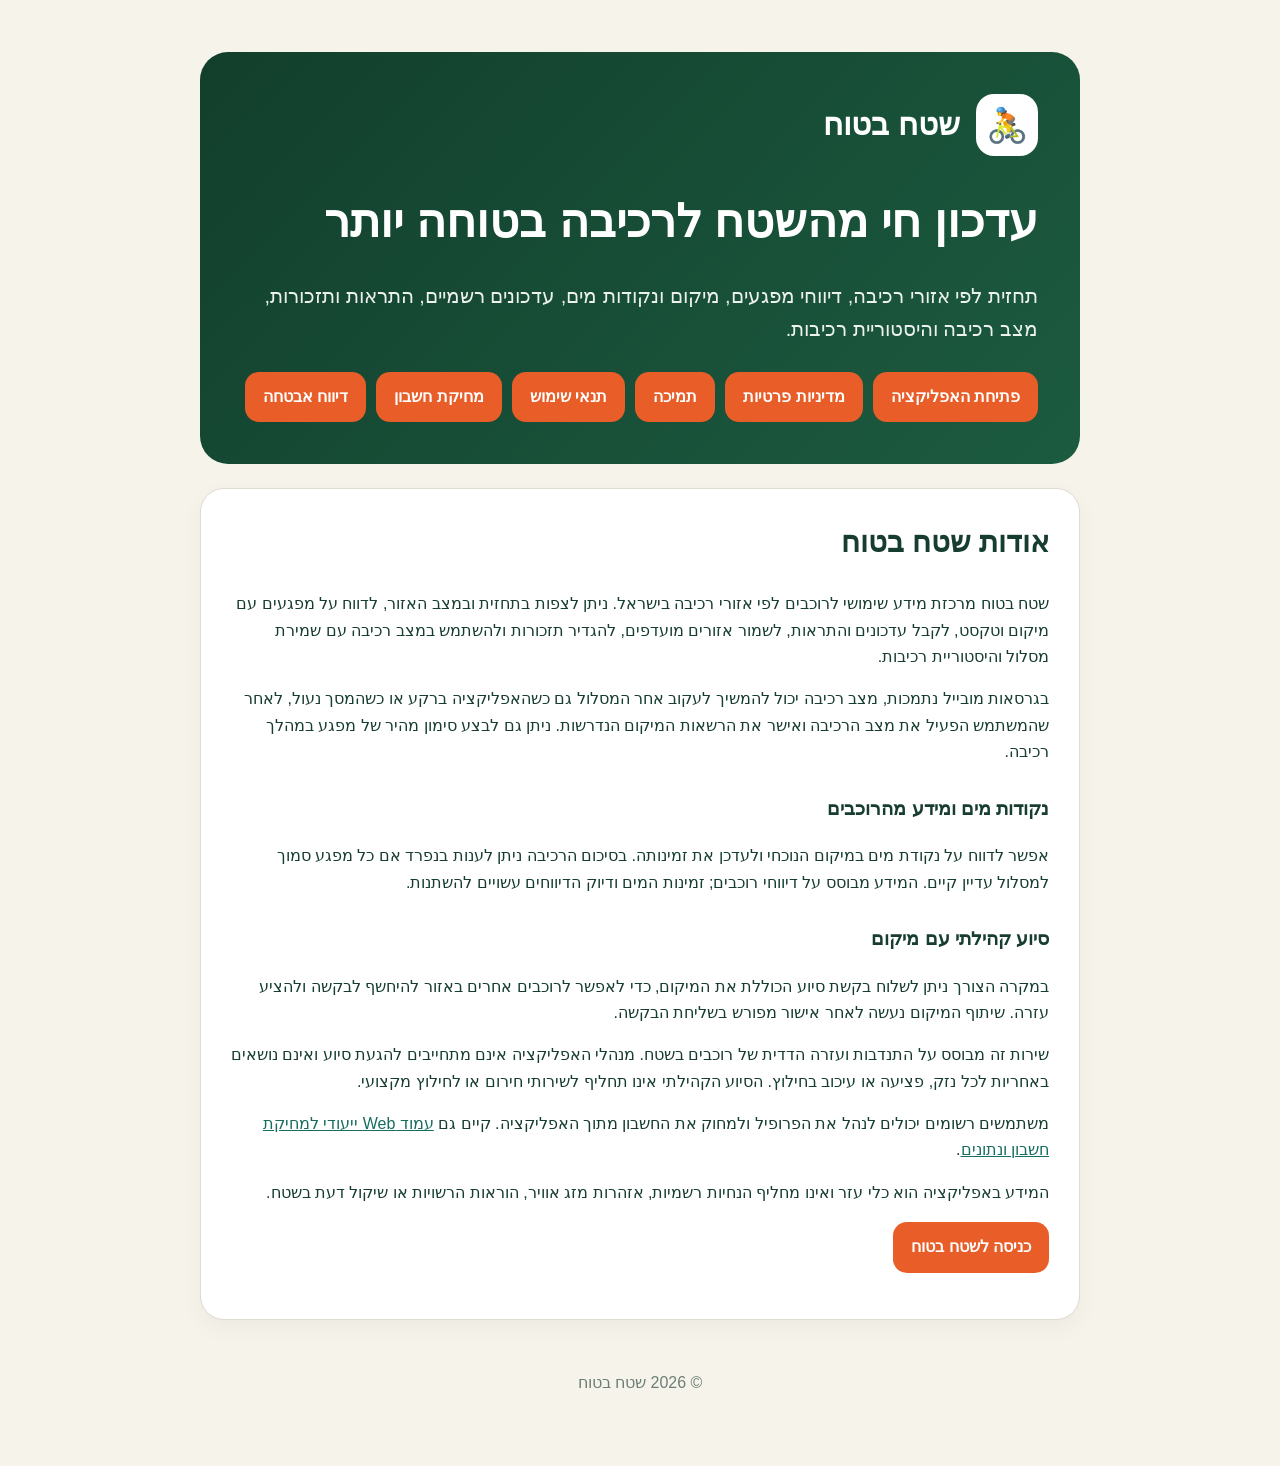
<file: index.html>
<!doctype html><html lang="he" dir="rtl"><head><meta charset="utf-8"><meta name="viewport" content="width=device-width,initial-scale=1"><title>שטח בטוח</title><meta name="description" content="האתר הרשמי, התמיכה, הפרטיות ומחיקת החשבון של שטח בטוח."><link rel="stylesheet" href="style.css"></head><body><main class="wrap"><section class="hero"><div class="brand"><div class="mark">🚴</div><span>שטח בטוח</span></div><h1>עדכון חי מהשטח לרכיבה בטוחה יותר</h1><p>תחזית לפי אזורי רכיבה, דיווחי מפגעים, מיקום ונקודות מים, עדכונים רשמיים, התראות ותזכורות, מצב רכיבה והיסטוריית רכיבות.</p><div class="nav"><a href="https://shetachbatuach.com">פתיחת האפליקציה</a><a href="privacy.html">מדיניות פרטיות</a><a href="support.html">תמיכה</a><a href="terms.html">תנאי שימוש</a><a href="account-deletion.html">מחיקת חשבון</a><a href="security.html">דיווח אבטחה</a></div></section><section class="card"><h2>אודות שטח בטוח</h2><p>שטח בטוח מרכזת מידע שימושי לרוכבים לפי אזורי רכיבה בישראל. ניתן לצפות בתחזית ובמצב האזור, לדווח על מפגעים עם מיקום וטקסט, לקבל עדכונים והתראות, לשמור אזורים מועדפים, להגדיר תזכורות ולהשתמש במצב רכיבה עם שמירת מסלול והיסטוריית רכיבות.</p><p>בגרסאות מובייל נתמכות, מצב רכיבה יכול להמשיך לעקוב אחר המסלול גם כשהאפליקציה ברקע או כשהמסך נעול, לאחר שהמשתמש הפעיל את מצב הרכיבה ואישר את הרשאות המיקום הנדרשות. ניתן גם לבצע סימון מהיר של מפגע במהלך רכיבה.</p><h3>נקודות מים ומידע מהרוכבים</h3><p>אפשר לדווח על נקודת מים במיקום הנוכחי ולעדכן את זמינותה. בסיכום הרכיבה ניתן לענות בנפרד אם כל מפגע סמוך למסלול עדיין קיים. המידע מבוסס על דיווחי רוכבים; זמינות המים ודיוק הדיווחים עשויים להשתנות.</p><h3>סיוע קהילתי עם מיקום</h3><p>במקרה הצורך ניתן לשלוח בקשת סיוע הכוללת את המיקום, כדי לאפשר לרוכבים אחרים באזור להיחשף לבקשה ולהציע עזרה. שיתוף המיקום נעשה לאחר אישור מפורש בשליחת הבקשה.</p><p>שירות זה מבוסס על התנדבות ועזרה הדדית של רוכבים בשטח. מנהלי האפליקציה אינם מתחייבים להגעת סיוע ואינם נושאים באחריות לכל נזק, פציעה או עיכוב בחילוץ. הסיוע הקהילתי אינו תחליף לשירותי חירום או לחילוץ מקצועי.</p><p>משתמשים רשומים יכולים לנהל את הפרופיל ולמחוק את החשבון מתוך האפליקציה. קיים גם <a href="account-deletion.html">עמוד Web ייעודי למחיקת חשבון ונתונים</a>.</p><p>המידע באפליקציה הוא כלי עזר ואינו מחליף הנחיות רשמיות, אזהרות מזג אוויר, הוראות הרשויות או שיקול דעת בשטח.</p><p><a class="btn" href="https://shetachbatuach.com">כניסה לשטח בטוח</a></p></section><div class="footer">© 2026 שטח בטוח</div></main></body></html>
</file>
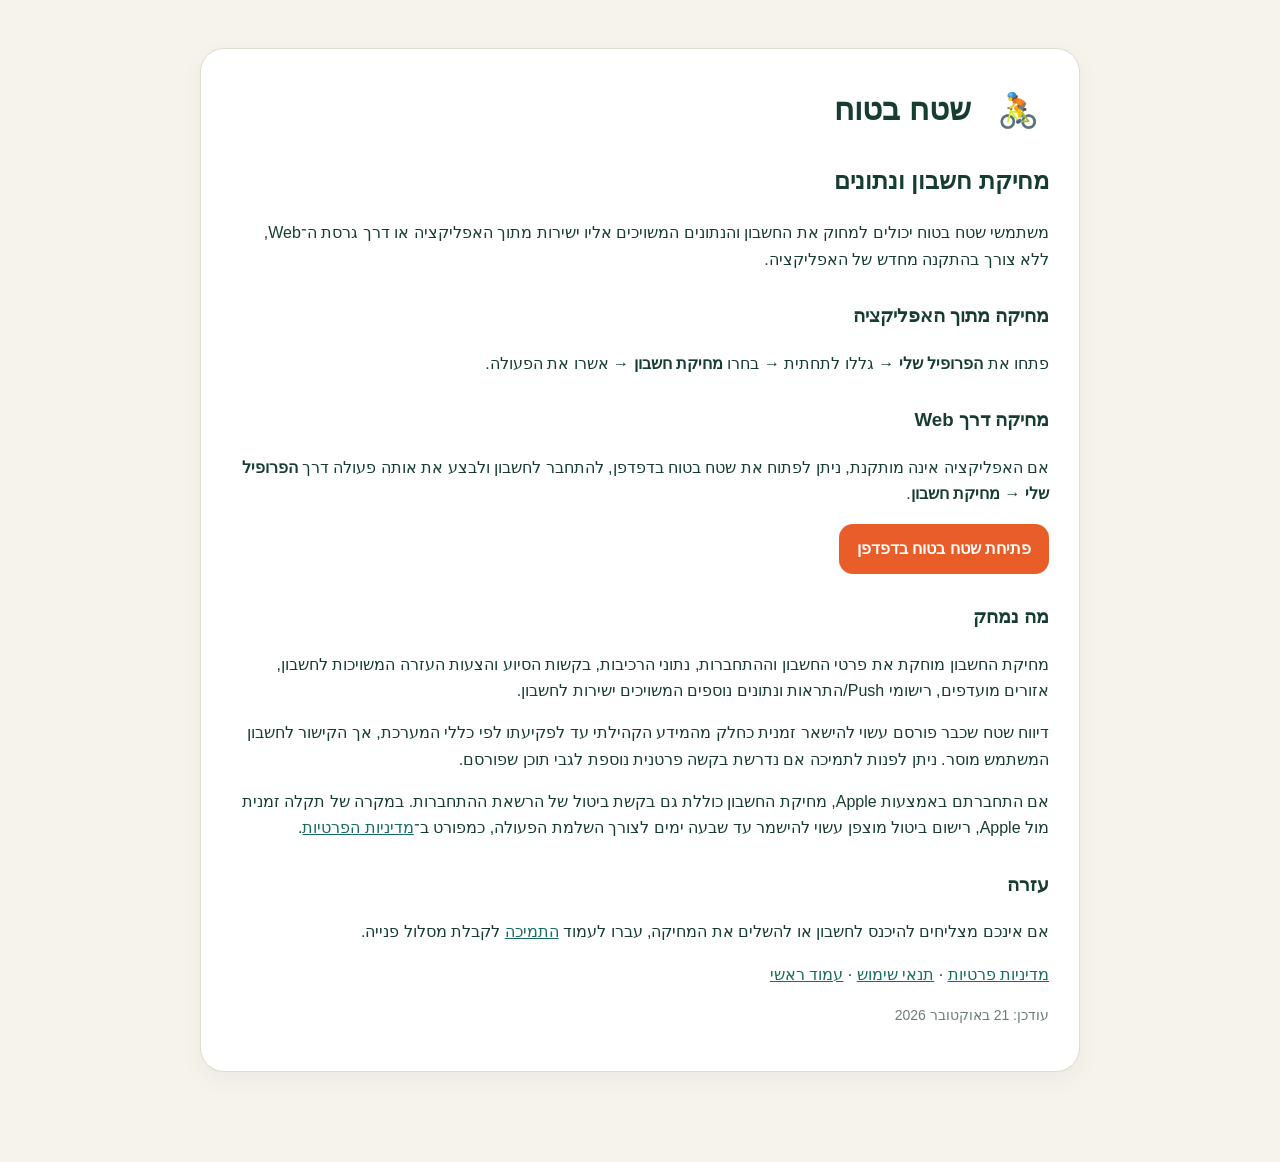
<file: account-deletion.html>
<!doctype html>
<html lang="he" dir="rtl">
<head>
  <meta charset="utf-8">
  <meta name="viewport" content="width=device-width,initial-scale=1">
  <title>שטח בטוח — מחיקת חשבון</title>
  <meta name="description" content="בקשה למחיקת חשבון ונתונים באפליקציית שטח בטוח.">
  <link rel="stylesheet" href="style.css">
</head>
<body><main class="wrap"><section class="card">
  <div class="brand"><div class="mark">🚴</div><span>שטח בטוח</span></div>
  <h1>מחיקת חשבון ונתונים</h1>
  <p>משתמשי שטח בטוח יכולים למחוק את החשבון והנתונים המשויכים אליו ישירות מתוך האפליקציה או דרך גרסת ה־Web, ללא צורך בהתקנה מחדש של האפליקציה.</p>

  <h3>מחיקה מתוך האפליקציה</h3>
  <p>פתחו את <strong>הפרופיל שלי</strong> → גללו לתחתית → בחרו <strong>מחיקת חשבון</strong> → אשרו את הפעולה.</p>

  <h3>מחיקה דרך Web</h3>
  <p>אם האפליקציה אינה מותקנת, ניתן לפתוח את שטח בטוח בדפדפן, להתחבר לחשבון ולבצע את אותה פעולה דרך <strong>הפרופיל שלי → מחיקת חשבון</strong>.</p>
  <p><a class="btn" href="https://shetachbatuach.com">פתיחת שטח בטוח בדפדפן</a></p>

  <h3>מה נמחק</h3>
  <p>מחיקת החשבון מוחקת את פרטי החשבון וההתחברות, נתוני הרכיבות, בקשות הסיוע והצעות העזרה המשויכות לחשבון, אזורים מועדפים, רישומי Push/התראות ונתונים נוספים המשויכים ישירות לחשבון.</p>
  <p>דיווח שטח שכבר פורסם עשוי להישאר זמנית כחלק מהמידע הקהילתי עד לפקיעתו לפי כללי המערכת, אך הקישור לחשבון המשתמש מוסר. ניתן לפנות לתמיכה אם נדרשת בקשה פרטנית נוספת לגבי תוכן שפורסם.</p>

  <p>אם התחברתם באמצעות Apple, מחיקת החשבון כוללת גם בקשת ביטול של הרשאת ההתחברות. במקרה של תקלה זמנית מול Apple, רישום ביטול מוצפן עשוי להישמר עד שבעה ימים לצורך השלמת הפעולה, כמפורט ב־<a href="privacy.html">מדיניות הפרטיות</a>.</p>

<h3>עזרה</h3>
  <p>אם אינכם מצליחים להיכנס לחשבון או להשלים את המחיקה, עברו לעמוד <a href="support.html">התמיכה</a> לקבלת מסלול פנייה.</p>

  <p><a href="privacy.html">מדיניות פרטיות</a> · <a href="terms.html">תנאי שימוש</a> · <a href="index.html">עמוד ראשי</a></p>
  <p class="small">עודכן: 21 באוקטובר 2026</p>
</section></main></body></html>
</file>
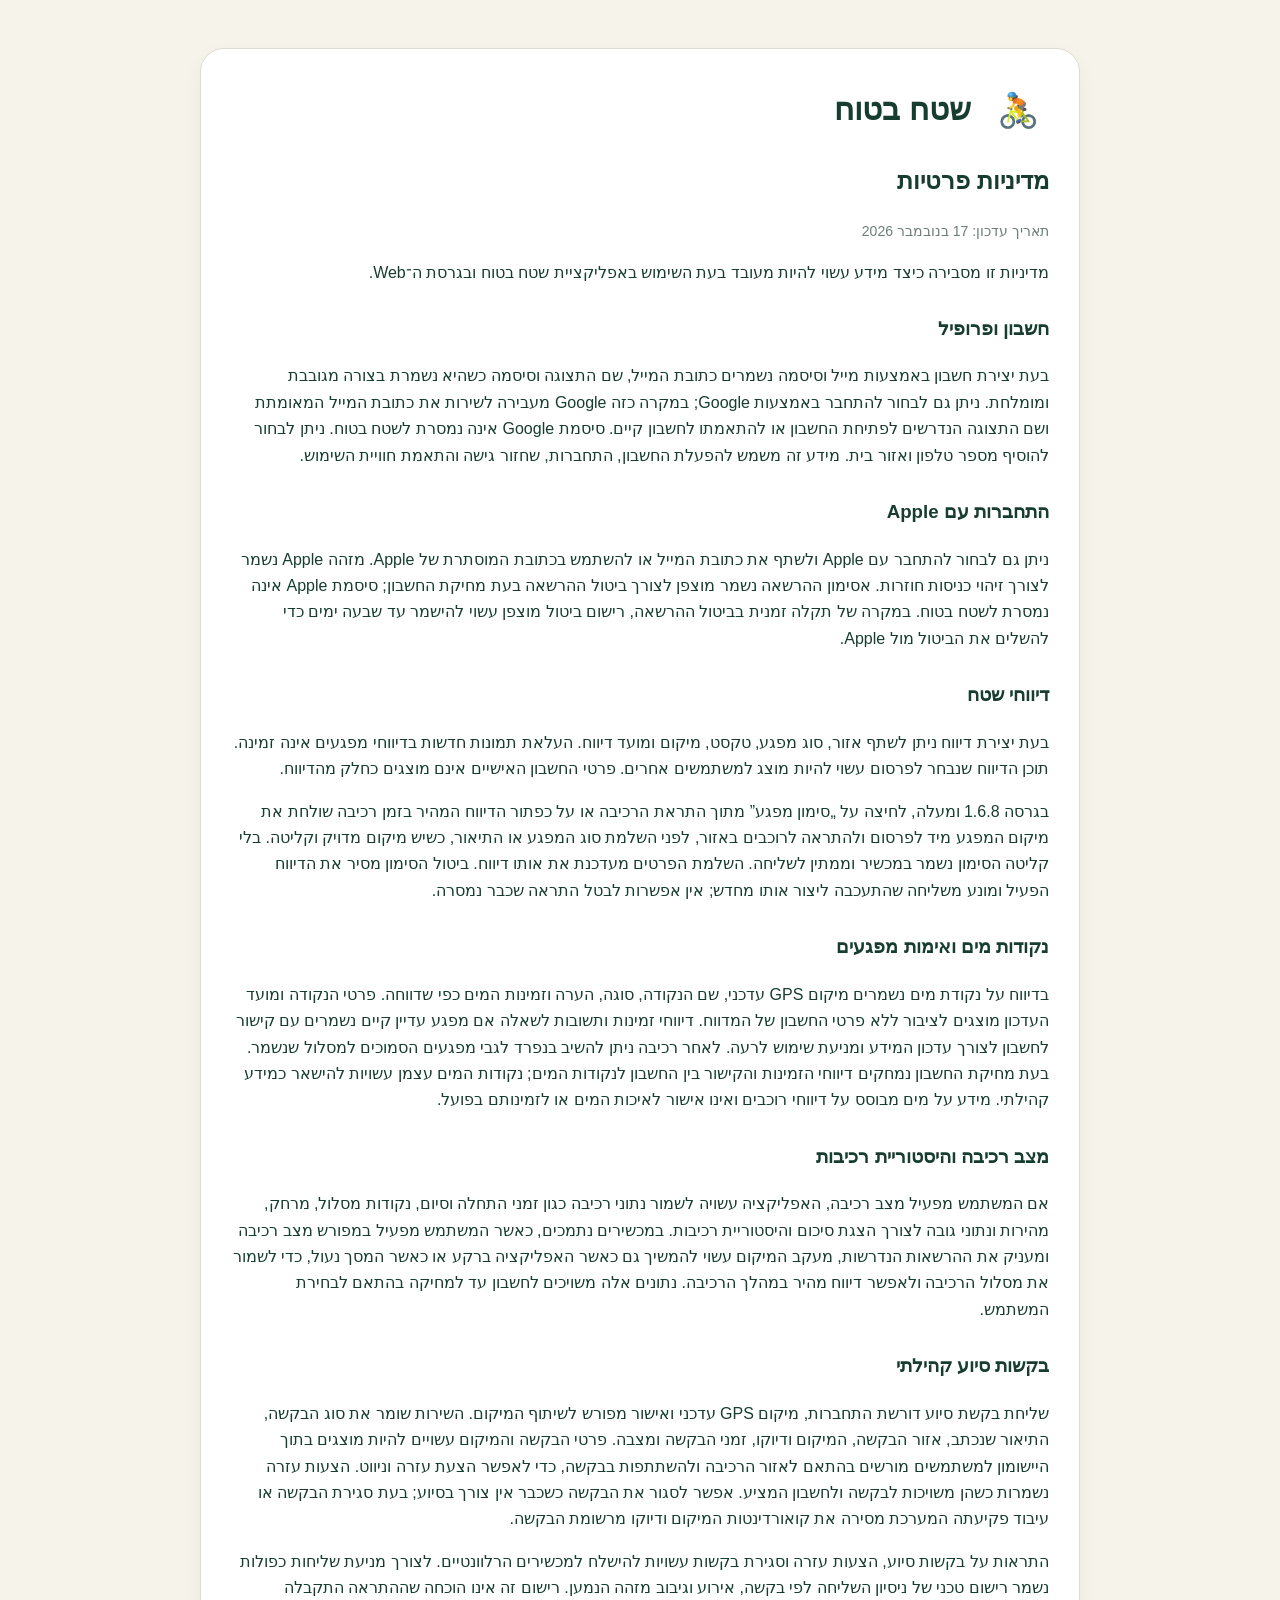
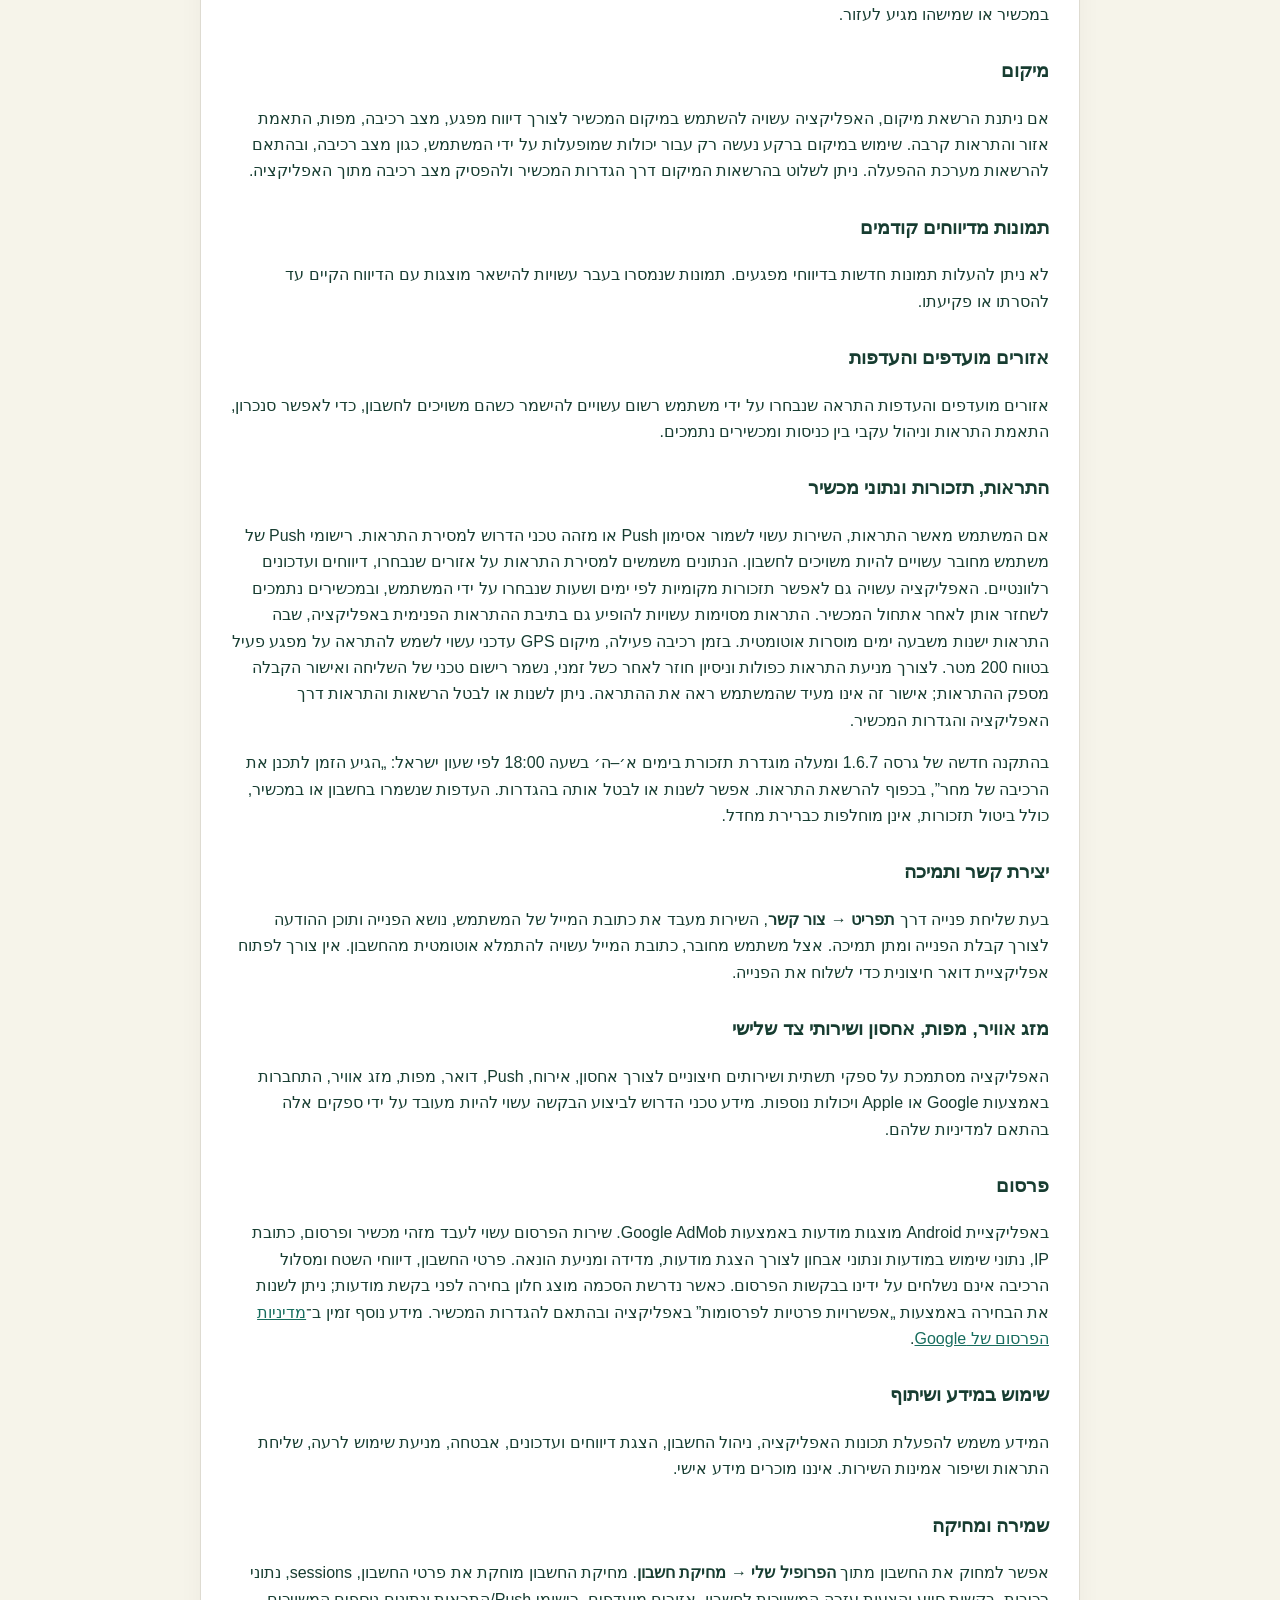
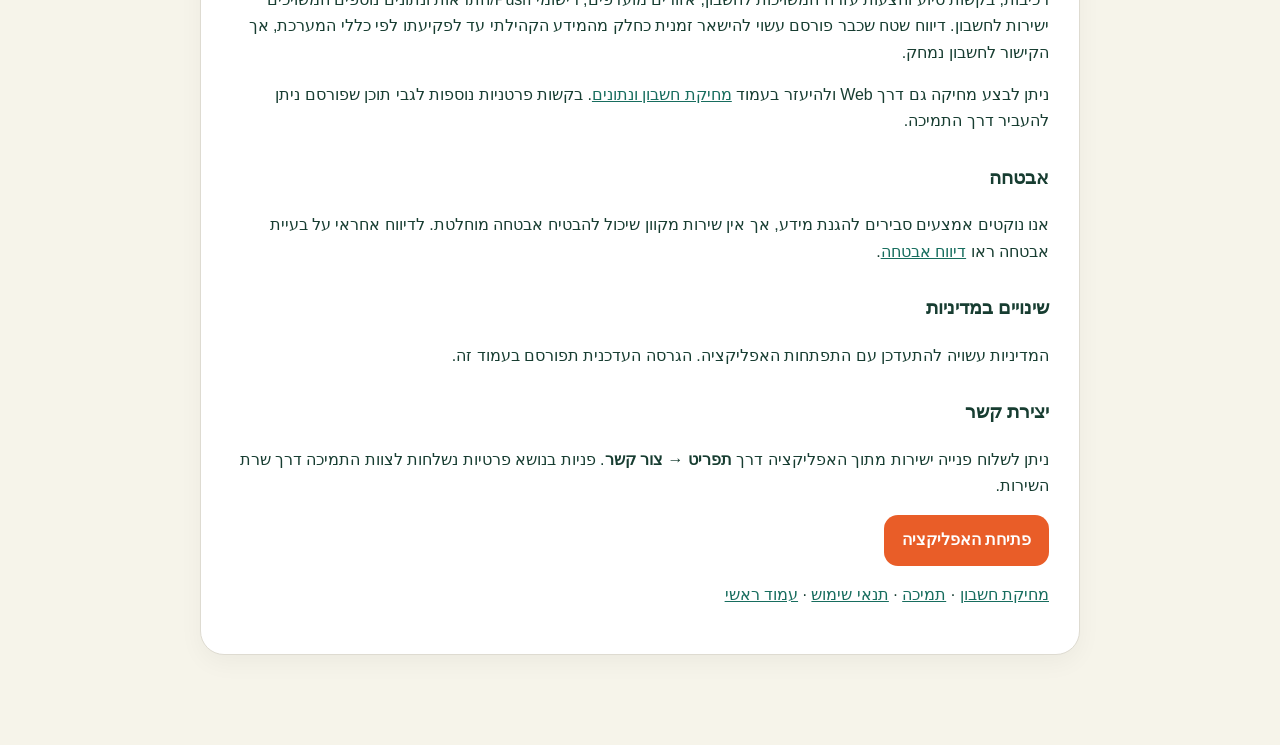
<file: privacy.html>
<!doctype html><html lang="he" dir="rtl"><head><meta charset="utf-8"><meta name="viewport" content="width=device-width,initial-scale=1"><title>שטח בטוח — מדיניות פרטיות</title><link rel="stylesheet" href="style.css"></head><body><main class="wrap"><section class="card"><div class="brand"><div class="mark">🚴</div><span>שטח בטוח</span></div><h1>מדיניות פרטיות</h1><p class="small">תאריך עדכון: 17 בנובמבר 2026</p><p>מדיניות זו מסבירה כיצד מידע עשוי להיות מעובד בעת השימוש באפליקציית שטח בטוח ובגרסת ה־Web.</p>

<h3>חשבון ופרופיל</h3><p>בעת יצירת חשבון באמצעות מייל וסיסמה נשמרים כתובת המייל, שם התצוגה וסיסמה כשהיא נשמרת בצורה מגובבת ומומלחת. ניתן גם לבחור להתחבר באמצעות Google; במקרה כזה Google מעבירה לשירות את כתובת המייל המאומתת ושם התצוגה הנדרשים לפתיחת החשבון או להתאמתו לחשבון קיים. סיסמת Google אינה נמסרת לשטח בטוח. ניתן לבחור להוסיף מספר טלפון ואזור בית. מידע זה משמש להפעלת החשבון, התחברות, שחזור גישה והתאמת חוויית השימוש.</p>

<h3>התחברות עם Apple</h3><p>ניתן גם לבחור להתחבר עם Apple ולשתף את כתובת המייל או להשתמש בכתובת המוסתרת של Apple. מזהה Apple נשמר לצורך זיהוי כניסות חוזרות. אסימון ההרשאה נשמר מוצפן לצורך ביטול ההרשאה בעת מחיקת החשבון; סיסמת Apple אינה נמסרת לשטח בטוח. במקרה של תקלה זמנית בביטול ההרשאה, רישום ביטול מוצפן עשוי להישמר עד שבעה ימים כדי להשלים את הביטול מול Apple.</p>

<h3>דיווחי שטח</h3><p>בעת יצירת דיווח ניתן לשתף אזור, סוג מפגע, טקסט, מיקום ומועד דיווח. העלאת תמונות חדשות בדיווחי מפגעים אינה זמינה. תוכן הדיווח שנבחר לפרסום עשוי להיות מוצג למשתמשים אחרים. פרטי החשבון האישיים אינם מוצגים כחלק מהדיווח.</p>

<p>בגרסה 1.6.8 ומעלה, לחיצה על „סימון מפגע” מתוך התראת הרכיבה או על כפתור הדיווח המהיר בזמן רכיבה שולחת את מיקום המפגע מיד לפרסום ולהתראה לרוכבים באזור, לפני השלמת סוג המפגע או התיאור, כשיש מיקום מדויק וקליטה. בלי קליטה הסימון נשמר במכשיר וממתין לשליחה. השלמת הפרטים מעדכנת את אותו דיווח. ביטול הסימון מסיר את הדיווח הפעיל ומונע משליחה שהתעכבה ליצור אותו מחדש; אין אפשרות לבטל התראה שכבר נמסרה.</p>

<h3>נקודות מים ואימות מפגעים</h3><p>בדיווח על נקודת מים נשמרים מיקום GPS עדכני, שם הנקודה, סוגה, הערה וזמינות המים כפי שדווחה. פרטי הנקודה ומועד העדכון מוצגים לציבור ללא פרטי החשבון של המדווח. דיווחי זמינות ותשובות לשאלה אם מפגע עדיין קיים נשמרים עם קישור לחשבון לצורך עדכון המידע ומניעת שימוש לרעה. לאחר רכיבה ניתן להשיב בנפרד לגבי מפגעים הסמוכים למסלול שנשמר. בעת מחיקת החשבון נמחקים דיווחי הזמינות והקישור בין החשבון לנקודות המים; נקודות המים עצמן עשויות להישאר כמידע קהילתי. מידע על מים מבוסס על דיווחי רוכבים ואינו אישור לאיכות המים או לזמינותם בפועל.</p>

<h3>מצב רכיבה והיסטוריית רכיבות</h3><p>אם המשתמש מפעיל מצב רכיבה, האפליקציה עשויה לשמור נתוני רכיבה כגון זמני התחלה וסיום, נקודות מסלול, מרחק, מהירות ונתוני גובה לצורך הצגת סיכום והיסטוריית רכיבות. במכשירים נתמכים, כאשר המשתמש מפעיל במפורש מצב רכיבה ומעניק את ההרשאות הנדרשות, מעקב המיקום עשוי להמשיך גם כאשר האפליקציה ברקע או כאשר המסך נעול, כדי לשמור את מסלול הרכיבה ולאפשר דיווח מהיר במהלך הרכיבה. נתונים אלה משויכים לחשבון עד למחיקה בהתאם לבחירת המשתמש.</p>

<h3>בקשות סיוע קהילתי</h3><p>שליחת בקשת סיוע דורשת התחברות, מיקום GPS עדכני ואישור מפורש לשיתוף המיקום. השירות שומר את סוג הבקשה, התיאור שנכתב, אזור הבקשה, המיקום ודיוקו, זמני הבקשה ומצבה. פרטי הבקשה והמיקום עשויים להיות מוצגים בתוך היישומון למשתמשים מורשים בהתאם לאזור הרכיבה ולהשתתפות בבקשה, כדי לאפשר הצעת עזרה וניווט. הצעות עזרה נשמרות כשהן משויכות לבקשה ולחשבון המציע. אפשר לסגור את הבקשה כשכבר אין צורך בסיוע; בעת סגירת הבקשה או עיבוד פקיעתה המערכת מסירה את קואורדינטות המיקום ודיוקו מרשומת הבקשה.</p><p>התראות על בקשות סיוע, הצעות עזרה וסגירת בקשות עשויות להישלח למכשירים הרלוונטיים. לצורך מניעת שליחות כפולות נשמר רישום טכני של ניסיון השליחה לפי בקשה, אירוע וגיבוב מזהה הנמען. רישום זה אינו הוכחה שההתראה התקבלה במכשיר או שמישהו מגיע לעזור.</p>

<h3>מיקום</h3><p>אם ניתנת הרשאת מיקום, האפליקציה עשויה להשתמש במיקום המכשיר לצורך דיווח מפגע, מצב רכיבה, מפות, התאמת אזור והתראות קרבה. שימוש במיקום ברקע נעשה רק עבור יכולות שמופעלות על ידי המשתמש, כגון מצב רכיבה, ובהתאם להרשאות מערכת ההפעלה. ניתן לשלוט בהרשאות המיקום דרך הגדרות המכשיר ולהפסיק מצב רכיבה מתוך האפליקציה.</p>

<h3>תמונות מדיווחים קודמים</h3><p>לא ניתן להעלות תמונות חדשות בדיווחי מפגעים. תמונות שנמסרו בעבר עשויות להישאר מוצגות עם הדיווח הקיים עד להסרתו או פקיעתו.</p>

<h3>אזורים מועדפים והעדפות</h3><p>אזורים מועדפים והעדפות התראה שנבחרו על ידי משתמש רשום עשויים להישמר כשהם משויכים לחשבון, כדי לאפשר סנכרון, התאמת התראות וניהול עקבי בין כניסות ומכשירים נתמכים.</p>

<h3>התראות, תזכורות ונתוני מכשיר</h3><p>אם המשתמש מאשר התראות, השירות עשוי לשמור אסימון Push או מזהה טכני הדרוש למסירת התראות. רישומי Push של משתמש מחובר עשויים להיות משויכים לחשבון. הנתונים משמשים למסירת התראות על אזורים שנבחרו, דיווחים ועדכונים רלוונטיים. האפליקציה עשויה גם לאפשר תזכורות מקומיות לפי ימים ושעות שנבחרו על ידי המשתמש, ובמכשירים נתמכים לשחזר אותן לאחר אתחול המכשיר. התראות מסוימות עשויות להופיע גם בתיבת ההתראות הפנימית באפליקציה, שבה התראות ישנות משבעה ימים מוסרות אוטומטית. בזמן רכיבה פעילה, מיקום GPS עדכני עשוי לשמש להתראה על מפגע פעיל בטווח 200 מטר. לצורך מניעת התראות כפולות וניסיון חוזר לאחר כשל זמני, נשמר רישום טכני של השליחה ואישור הקבלה מספק ההתראות; אישור זה אינו מעיד שהמשתמש ראה את ההתראה. ניתן לשנות או לבטל הרשאות והתראות דרך האפליקציה והגדרות המכשיר.</p>

<p>בהתקנה חדשה של גרסה 1.6.7 ומעלה מוגדרת תזכורת בימים א׳–ה׳ בשעה 18:00 לפי שעון ישראל: „הגיע הזמן לתכנן את הרכיבה של מחר”, בכפוף להרשאת התראות. אפשר לשנות או לבטל אותה בהגדרות. העדפות שנשמרו בחשבון או במכשיר, כולל ביטול תזכורות, אינן מוחלפות כברירת מחדל.</p>

<h3>יצירת קשר ותמיכה</h3><p>בעת שליחת פנייה דרך <strong>תפריט → צור קשר</strong>, השירות מעבד את כתובת המייל של המשתמש, נושא הפנייה ותוכן ההודעה לצורך קבלת הפנייה ומתן תמיכה. אצל משתמש מחובר, כתובת המייל עשויה להתמלא אוטומטית מהחשבון. אין צורך לפתוח אפליקציית דואר חיצונית כדי לשלוח את הפנייה.</p>

<h3>מזג אוויר, מפות, אחסון ושירותי צד שלישי</h3><p>האפליקציה מסתמכת על ספקי תשתית ושירותים חיצוניים לצורך אחסון, אירוח, Push, דואר, מפות, מזג אוויר, התחברות באמצעות Google או Apple ויכולות נוספות. מידע טכני הדרוש לביצוע הבקשה עשוי להיות מעובד על ידי ספקים אלה בהתאם למדיניות שלהם.</p>

<h3>פרסום</h3><p>באפליקציית Android מוצגות מודעות באמצעות Google AdMob. שירות הפרסום עשוי לעבד מזהי מכשיר ופרסום, כתובת IP, נתוני שימוש במודעות ונתוני אבחון לצורך הצגת מודעות, מדידה ומניעת הונאה. פרטי החשבון, דיווחי השטח ומסלול הרכיבה אינם נשלחים על ידינו בבקשות הפרסום. כאשר נדרשת הסכמה מוצג חלון בחירה לפני בקשת מודעות; ניתן לשנות את הבחירה באמצעות „אפשרויות פרטיות לפרסומות” באפליקציה ובהתאם להגדרות המכשיר. מידע נוסף זמין ב־<a href="https://policies.google.com/technologies/ads">מדיניות הפרסום של Google</a>.</p>

<h3>שימוש במידע ושיתוף</h3><p>המידע משמש להפעלת תכונות האפליקציה, ניהול החשבון, הצגת דיווחים ועדכונים, אבטחה, מניעת שימוש לרעה, שליחת התראות ושיפור אמינות השירות. איננו מוכרים מידע אישי.</p>

<h3>שמירה ומחיקה</h3><p>אפשר למחוק את החשבון מתוך <strong>הפרופיל שלי → מחיקת חשבון</strong>. מחיקת החשבון מוחקת את פרטי החשבון, sessions, נתוני רכיבות, בקשות סיוע והצעות עזרה המשויכות לחשבון, אזורים מועדפים, רישומי Push/התראות ונתונים נוספים המשויכים ישירות לחשבון. דיווח שטח שכבר פורסם עשוי להישאר זמנית כחלק מהמידע הקהילתי עד לפקיעתו לפי כללי המערכת, אך הקישור לחשבון נמחק.</p><p>ניתן לבצע מחיקה גם דרך Web ולהיעזר בעמוד <a href="account-deletion.html">מחיקת חשבון ונתונים</a>. בקשות פרטניות נוספות לגבי תוכן שפורסם ניתן להעביר דרך התמיכה.</p>

<h3>אבטחה</h3><p>אנו נוקטים אמצעים סבירים להגנת מידע, אך אין שירות מקוון שיכול להבטיח אבטחה מוחלטת. לדיווח אחראי על בעיית אבטחה ראו <a href="security.html">דיווח אבטחה</a>.</p>

<h3>שינויים במדיניות</h3><p>המדיניות עשויה להתעדכן עם התפתחות האפליקציה. הגרסה העדכנית תפורסם בעמוד זה.</p>

<h3>יצירת קשר</h3><p>ניתן לשלוח פנייה ישירות מתוך האפליקציה דרך <strong>תפריט → צור קשר</strong>. פניות בנושא פרטיות נשלחות לצוות התמיכה דרך שרת השירות.</p><p><a class="btn" href="https://shetachbatuach.com">פתיחת האפליקציה</a></p><p><a href="account-deletion.html">מחיקת חשבון</a> · <a href="support.html">תמיכה</a> · <a href="terms.html">תנאי שימוש</a> · <a href="index.html">עמוד ראשי</a></p></section></main></body></html>
</file>
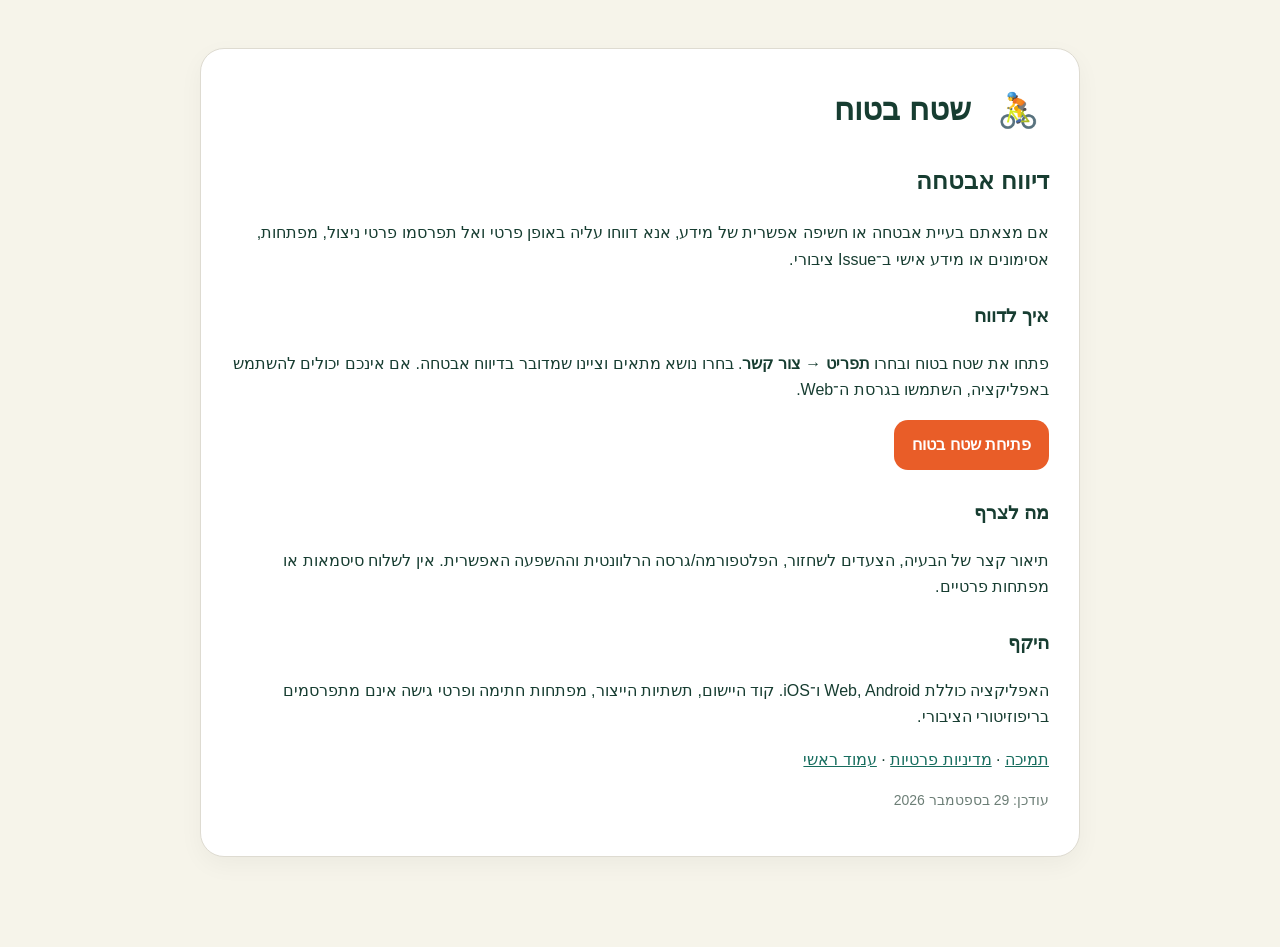
<file: security.html>
<!doctype html>
<html lang="he" dir="rtl">
<head>
  <meta charset="utf-8">
  <meta name="viewport" content="width=device-width,initial-scale=1">
  <title>שטח בטוח — דיווח אבטחה</title>
  <meta name="description" content="הנחיות לדיווח אחראי על בעיות אבטחה בשטח בטוח.">
  <link rel="stylesheet" href="style.css">
</head>
<body><main class="wrap"><section class="card">
  <div class="brand"><div class="mark">🚴</div><span>שטח בטוח</span></div>
  <h1>דיווח אבטחה</h1>
  <p>אם מצאתם בעיית אבטחה או חשיפה אפשרית של מידע, אנא דווחו עליה באופן פרטי ואל תפרסמו פרטי ניצול, מפתחות, אסימונים או מידע אישי ב־Issue ציבורי.</p>

  <h3>איך לדווח</h3>
  <p>פתחו את שטח בטוח ובחרו <strong>תפריט → צור קשר</strong>. בחרו נושא מתאים וציינו שמדובר בדיווח אבטחה. אם אינכם יכולים להשתמש באפליקציה, השתמשו בגרסת ה־Web.</p>
  <p><a class="btn" href="https://shetachbatuach.com">פתיחת שטח בטוח</a></p>

  <h3>מה לצרף</h3>
  <p>תיאור קצר של הבעיה, הצעדים לשחזור, הפלטפורמה/גרסה הרלוונטית וההשפעה האפשרית. אין לשלוח סיסמאות או מפתחות פרטיים.</p>

  <h3>היקף</h3>
  <p>האפליקציה כוללת Web, Android ו־iOS. קוד היישום, תשתיות הייצור, מפתחות חתימה ופרטי גישה אינם מתפרסמים בריפוזיטורי הציבורי.</p>

  <p><a href="support.html">תמיכה</a> · <a href="privacy.html">מדיניות פרטיות</a> · <a href="index.html">עמוד ראשי</a></p>
  <p class="small">עודכן: 29 בספטמבר 2026</p>
</section></main></body></html>
</file>
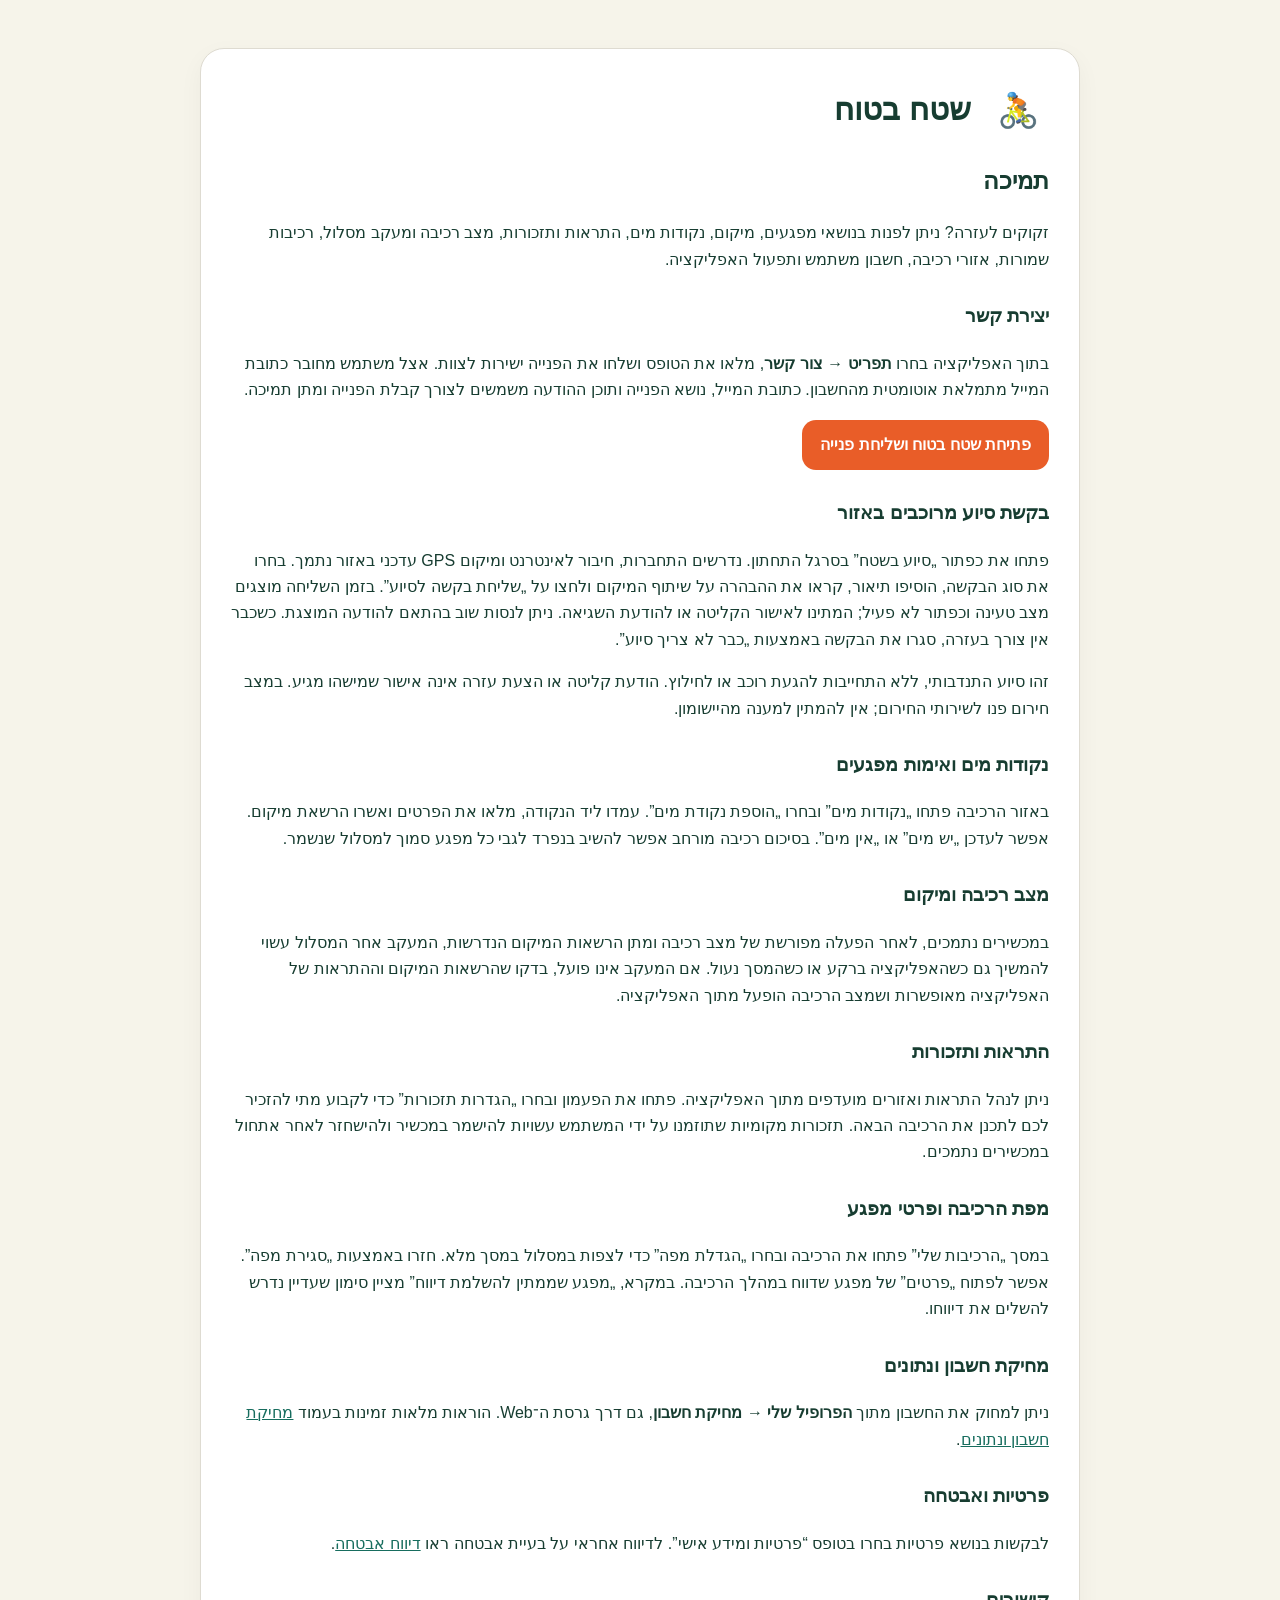
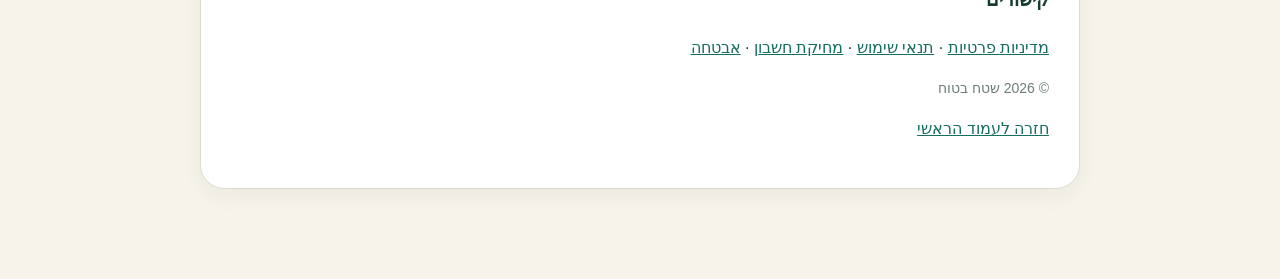
<file: support.html>
<!doctype html><html lang="he" dir="rtl"><head><meta charset="utf-8"><meta name="viewport" content="width=device-width,initial-scale=1"><title>שטח בטוח — תמיכה</title><link rel="stylesheet" href="style.css"></head><body><main class="wrap"><section class="card"><div class="brand"><div class="mark">🚴</div><span>שטח בטוח</span></div><h1>תמיכה</h1><p>זקוקים לעזרה? ניתן לפנות בנושאי מפגעים, מיקום, נקודות מים, התראות ותזכורות, מצב רכיבה ומעקב מסלול, רכיבות שמורות, אזורי רכיבה, חשבון משתמש ותפעול האפליקציה.</p><h3>יצירת קשר</h3><p>בתוך האפליקציה בחרו <strong>תפריט → צור קשר</strong>, מלאו את הטופס ושלחו את הפנייה ישירות לצוות. אצל משתמש מחובר כתובת המייל מתמלאת אוטומטית מהחשבון. כתובת המייל, נושא הפנייה ותוכן ההודעה משמשים לצורך קבלת הפנייה ומתן תמיכה.</p><p><a class="btn" href="https://shetachbatuach.com">פתיחת שטח בטוח ושליחת פנייה</a></p><h3>בקשת סיוע מרוכבים באזור</h3><p>פתחו את כפתור „סיוע בשטח” בסרגל התחתון. נדרשים התחברות, חיבור לאינטרנט ומיקום GPS עדכני באזור נתמך. בחרו את סוג הבקשה, הוסיפו תיאור, קראו את ההבהרה על שיתוף המיקום ולחצו על „שליחת בקשה לסיוע”. בזמן השליחה מוצגים מצב טעינה וכפתור לא פעיל; המתינו לאישור הקליטה או להודעת השגיאה. ניתן לנסות שוב בהתאם להודעה המוצגת. כשכבר אין צורך בעזרה, סגרו את הבקשה באמצעות „כבר לא צריך סיוע”.</p><p>זהו סיוע התנדבותי, ללא התחייבות להגעת רוכב או לחילוץ. הודעת קליטה או הצעת עזרה אינה אישור שמישהו מגיע. במצב חירום פנו לשירותי החירום; אין להמתין למענה מהיישומון.</p><h3>נקודות מים ואימות מפגעים</h3><p>באזור הרכיבה פתחו „נקודות מים” ובחרו „הוספת נקודת מים”. עמדו ליד הנקודה, מלאו את הפרטים ואשרו הרשאת מיקום. אפשר לעדכן „יש מים” או „אין מים”. בסיכום רכיבה מורחב אפשר להשיב בנפרד לגבי כל מפגע סמוך למסלול שנשמר.</p><h3>מצב רכיבה ומיקום</h3><p>במכשירים נתמכים, לאחר הפעלה מפורשת של מצב רכיבה ומתן הרשאות המיקום הנדרשות, המעקב אחר המסלול עשוי להמשיך גם כשהאפליקציה ברקע או כשהמסך נעול. אם המעקב אינו פועל, בדקו שהרשאות המיקום וההתראות של האפליקציה מאופשרות ושמצב הרכיבה הופעל מתוך האפליקציה.</p><h3>התראות ותזכורות</h3><p>ניתן לנהל התראות ואזורים מועדפים מתוך האפליקציה. פתחו את הפעמון ובחרו „הגדרות תזכורות” כדי לקבוע מתי להזכיר לכם לתכנן את הרכיבה הבאה. תזכורות מקומיות שתוזמנו על ידי המשתמש עשויות להישמר במכשיר ולהישחזר לאחר אתחול במכשירים נתמכים.</p><h3>מפת הרכיבה ופרטי מפגע</h3><p>במסך „הרכיבות שלי” פתחו את הרכיבה ובחרו „הגדלת מפה” כדי לצפות במסלול במסך מלא. חזרו באמצעות „סגירת מפה”. אפשר לפתוח „פרטים” של מפגע שדווח במהלך הרכיבה. במקרא, „מפגע שממתין להשלמת דיווח” מציין סימון שעדיין נדרש להשלים את דיווחו.</p><h3>מחיקת חשבון ונתונים</h3><p>ניתן למחוק את החשבון מתוך <strong>הפרופיל שלי → מחיקת חשבון</strong>, גם דרך גרסת ה־Web. הוראות מלאות זמינות בעמוד <a href="account-deletion.html">מחיקת חשבון ונתונים</a>.</p><h3>פרטיות ואבטחה</h3><p>לבקשות בנושא פרטיות בחרו בטופס “פרטיות ומידע אישי”. לדיווח אחראי על בעיית אבטחה ראו <a href="security.html">דיווח אבטחה</a>.</p><h3>קישורים</h3><p><a href="privacy.html">מדיניות פרטיות</a> · <a href="terms.html">תנאי שימוש</a> · <a href="account-deletion.html">מחיקת חשבון</a> · <a href="security.html">אבטחה</a></p><p class="small">© 2026 שטח בטוח</p><p><a href="index.html">חזרה לעמוד הראשי</a></p></section></main></body></html>
</file>
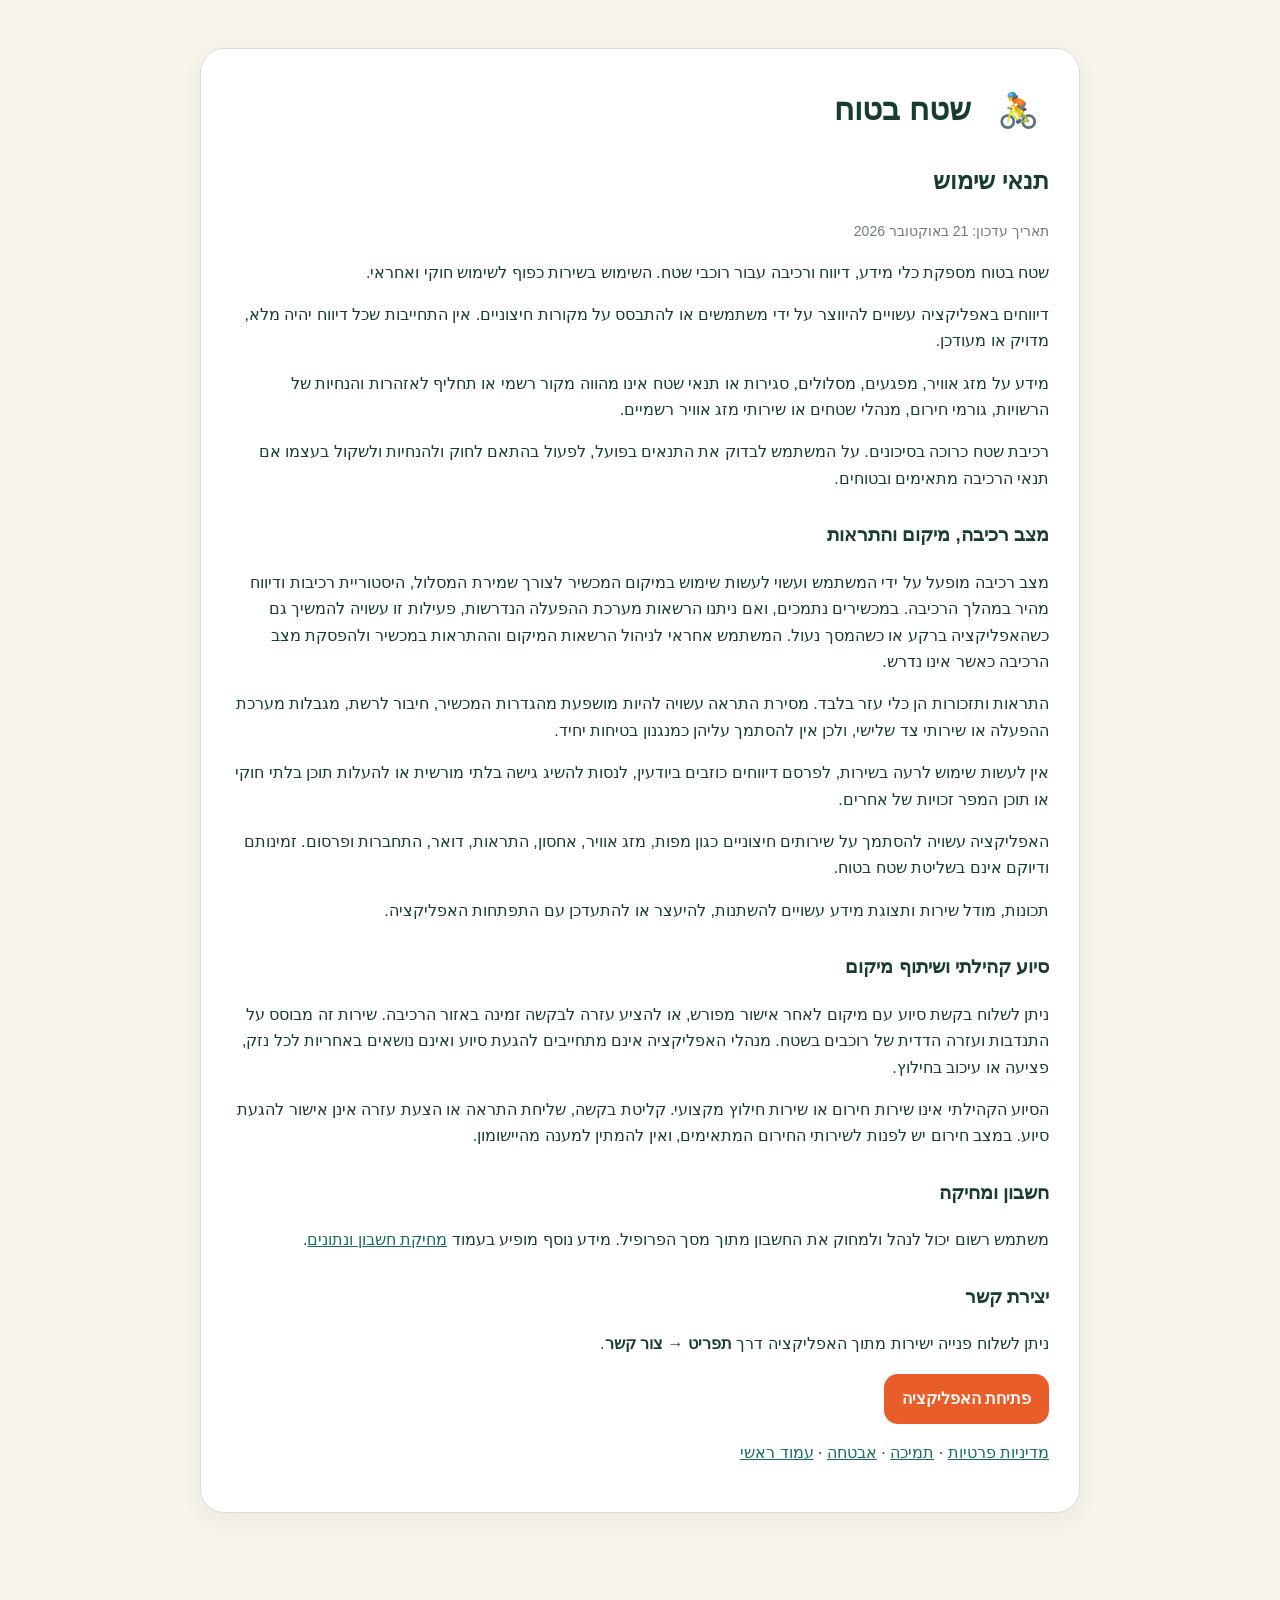
<file: terms.html>
<!doctype html><html lang="he" dir="rtl"><head><meta charset="utf-8"><meta name="viewport" content="width=device-width,initial-scale=1"><title>שטח בטוח — תנאי שימוש</title><link rel="stylesheet" href="style.css"></head><body><main class="wrap"><section class="card"><div class="brand"><div class="mark">🚴</div><span>שטח בטוח</span></div><h1>תנאי שימוש</h1><p class="small">תאריך עדכון: 21 באוקטובר 2026</p><p>שטח בטוח מספקת כלי מידע, דיווח ורכיבה עבור רוכבי שטח. השימוש בשירות כפוף לשימוש חוקי ואחראי.</p><p>דיווחים באפליקציה עשויים להיווצר על ידי משתמשים או להתבסס על מקורות חיצוניים. אין התחייבות שכל דיווח יהיה מלא, מדויק או מעודכן.</p><p>מידע על מזג אוויר, מפגעים, מסלולים, סגירות או תנאי שטח אינו מהווה מקור רשמי או תחליף לאזהרות והנחיות של הרשויות, גורמי חירום, מנהלי שטחים או שירותי מזג אוויר רשמיים.</p><p>רכיבת שטח כרוכה בסיכונים. על המשתמש לבדוק את התנאים בפועל, לפעול בהתאם לחוק ולהנחיות ולשקול בעצמו אם תנאי הרכיבה מתאימים ובטוחים.</p><h3>מצב רכיבה, מיקום והתראות</h3><p>מצב רכיבה מופעל על ידי המשתמש ועשוי לעשות שימוש במיקום המכשיר לצורך שמירת המסלול, היסטוריית רכיבות ודיווח מהיר במהלך הרכיבה. במכשירים נתמכים, ואם ניתנו הרשאות מערכת ההפעלה הנדרשות, פעילות זו עשויה להמשיך גם כשהאפליקציה ברקע או כשהמסך נעול. המשתמש אחראי לניהול הרשאות המיקום וההתראות במכשיר ולהפסקת מצב הרכיבה כאשר אינו נדרש.</p><p>התראות ותזכורות הן כלי עזר בלבד. מסירת התראה עשויה להיות מושפעת מהגדרות המכשיר, חיבור לרשת, מגבלות מערכת ההפעלה או שירותי צד שלישי, ולכן אין להסתמך עליהן כמנגנון בטיחות יחיד.</p><p>אין לעשות שימוש לרעה בשירות, לפרסם דיווחים כוזבים ביודעין, לנסות להשיג גישה בלתי מורשית או להעלות תוכן בלתי חוקי או תוכן המפר זכויות של אחרים.</p><p>האפליקציה עשויה להסתמך על שירותים חיצוניים כגון מפות, מזג אוויר, אחסון, התראות, דואר, התחברות ופרסום. זמינותם ודיוקם אינם בשליטת שטח בטוח.</p><p>תכונות, מודל שירות ותצוגת מידע עשויים להשתנות, להיעצר או להתעדכן עם התפתחות האפליקציה.</p><h3>סיוע קהילתי ושיתוף מיקום</h3><p>ניתן לשלוח בקשת סיוע עם מיקום לאחר אישור מפורש, או להציע עזרה לבקשה זמינה באזור הרכיבה. שירות זה מבוסס על התנדבות ועזרה הדדית של רוכבים בשטח. מנהלי האפליקציה אינם מתחייבים להגעת סיוע ואינם נושאים באחריות לכל נזק, פציעה או עיכוב בחילוץ.</p><p>הסיוע הקהילתי אינו שירות חירום או שירות חילוץ מקצועי. קליטת בקשה, שליחת התראה או הצעת עזרה אינן אישור להגעת סיוע. במצב חירום יש לפנות לשירותי החירום המתאימים, ואין להמתין למענה מהיישומון.</p><h3>חשבון ומחיקה</h3><p>משתמש רשום יכול לנהל ולמחוק את החשבון מתוך מסך הפרופיל. מידע נוסף מופיע בעמוד <a href="account-deletion.html">מחיקת חשבון ונתונים</a>.</p><h3>יצירת קשר</h3><p>ניתן לשלוח פנייה ישירות מתוך האפליקציה דרך <strong>תפריט → צור קשר</strong>.</p><p><a class="btn" href="https://shetachbatuach.com">פתיחת האפליקציה</a></p><p><a href="privacy.html">מדיניות פרטיות</a> · <a href="support.html">תמיכה</a> · <a href="security.html">אבטחה</a> · <a href="index.html">עמוד ראשי</a></p></section></main></body></html>
</file>
<file: style.css>
:root{--green:#123f2c;--green2:#1c5b40;--cream:#f6f4ea;--orange:#e95d28;--text:#173d31;--muted:#6c7e76}*{box-sizing:border-box}body,button,input,textarea,select,a{font-family:Arial,"Noto Sans Hebrew",Helvetica,sans-serif}body{margin:0;background:var(--cream);color:var(--text);line-height:1.65}.wrap{max-width:920px;margin:auto;padding:28px 20px 70px}.hero{background:linear-gradient(135deg,var(--green),var(--green2));color:#fff;border-radius:28px;padding:42px;margin:24px 0}.brand{display:flex;align-items:center;gap:16px;font-size:31px;font-weight:850}.mark{width:62px;height:62px;border-radius:18px;background:#fff;color:var(--green);display:grid;place-items:center;font-size:34px}.hero h1{font-size:46px;margin:28px 0 8px}.hero p{font-size:20px;opacity:.92}.nav{display:flex;gap:10px;flex-wrap:wrap;margin-top:26px}.nav a,.btn{display:inline-block;background:var(--orange);color:#fff;text-decoration:none;padding:12px 18px;border-radius:14px;font-weight:700}.card{background:#fff;border:1px solid #dedbd1;border-radius:24px;padding:30px;margin:20px 0;box-shadow:0 8px 24px #0000000b}.card h2{margin-top:0;font-size:29px}.card h3{margin-top:28px}.small{color:var(--muted);font-size:14px}.footer{text-align:center;color:var(--muted);padding-top:30px}a{color:#176d5e}@media(max-width:600px){.hero{padding:28px}.hero h1{font-size:36px}.card{padding:22px}}
</file>
